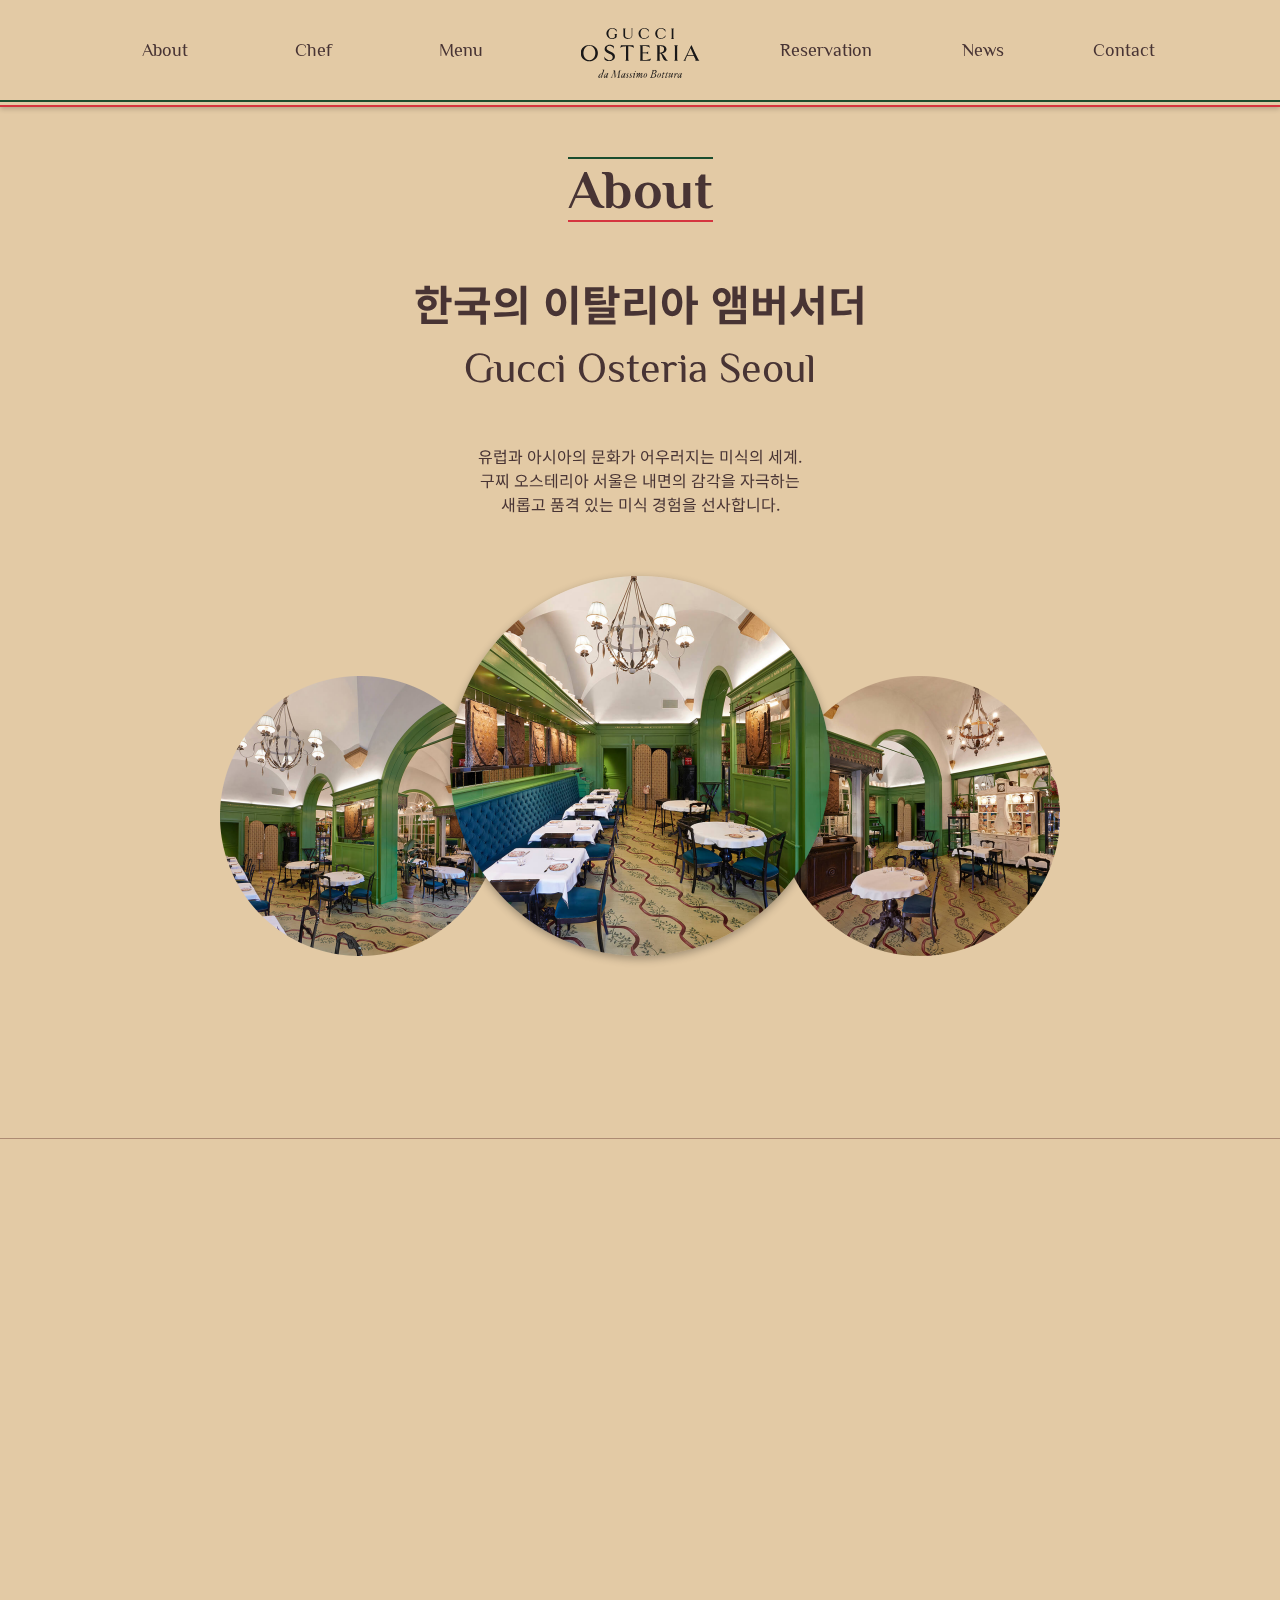
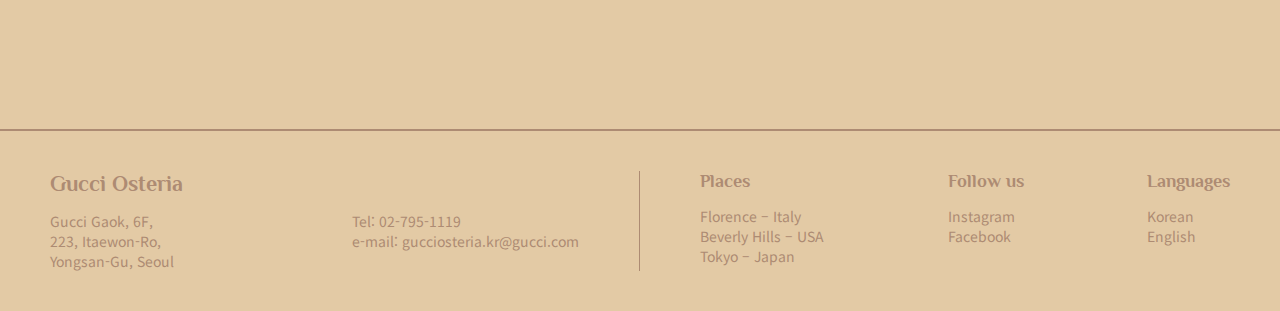
<file: about.html>
<!DOCTYPE html>
<html lang="ko">
<head>
   <meta charset="UTF-8">
   <meta http-equiv="X-UA-Compatible" content="IE=edge">
   <meta name="viewport" content="width=device-width, initial-scale=1.0">
   <title>ABOUT</title>
   <link href="https://fonts.googleapis.com/css2?family=Noto+Sans+KR:wght@300;400;500;700&family=Philosopher:wght@400;700&display=swap" rel="stylesheet">
   <link href="https://unpkg.com/aos@2.3.1/dist/aos.css" rel="stylesheet">
   <link rel="stylesheet" href="css/reset.css">
   <link rel="stylesheet" href="css/common.css">
   <link rel="stylesheet" href="css/sub.css">
   <link rel="stylesheet" href="css/res.css">
   <script src="https://code.jquery.com/jquery-3.6.1.min.js"></script>
   <script src="https://unpkg.com/aos@2.3.1/dist/aos.js"></script>
   <script defer src="js/common.js"></script>
</head>
<body>
   <header>
      <div class="inner">
         <h1 class="logo">
            <a href="index.html"><img src="img/logo.svg" alt="구찌 오스테리아"></a>
         </h1>
         <nav>
            <ul class="nav_left">
               <li><a href="about.html">About</a></li>
               <li><a href="#">Chef</a></li>
               <li><a href="#">Menu</a></li>
            </ul>
            <ul class="nav_right">
               <li><a href="#">Reservation</a></li>
               <li><a href="news.html">News</a></li>
               <li><a href="contact.html">Contact</a></li>
            </ul>
         </nav>
         <div class="menu_btn">
            <span></span>
            <span></span>
            <span></span>
         </div>
      </div>
   </header>
   <section id="about_sec1">
      <div class="inner">
         <div class="sub_title">
            <h2 class="en_txt" data-aos="fade-up" data-aos-duration="2000">About</h2>
            <h3 data-aos="fade-up" data-aos-duration="2000">
               한국의 이탈리아 앰버서더<br>
               <span class="en_txt">Gucci Osteria Seoul</span>
            </h3>
         </div>
         <div class="sub_txt" data-aos="fade-up" data-aos-duration="2000">
            <p>
               유럽과 아시아의 문화가 어우러지는 미식의 세계.<br>
               구찌 오스테리아 서울은 내면의 감각을 자극하는 <br>
               새롭고 품격 있는 미식 경험을 선사합니다.
            </p>
         </div>
         <div class="sub_img_wrap" data-aos="fade-up" data-aos-duration="2000" data-aos-delay="500">
            <ul>
               <li><img src="img/about2.png" alt=""></li>
               <li><img src="img/about1.png" alt=""></li>
               <li><img src="img/about3.png" alt=""></li>
            </ul>
         </div>
         <div class="sub_txt" data-aos="fade-up" data-aos-duration="1500">
            <p>
               서울의 중심부에 자리한 컨템포러리 레스토랑 구찌 오스테리아 서울은<br>
               가장 전통적이면서도 대표적인 이탈리아 퀴진에 한국의 고유한 식재료와 조리 기법을 더해<br>
               한 층 더 새로워진 미식 경험을 선사합니다.
            </p>
         </div>
      </div>
   </section>
   <section id="about_sec2">
      <div class="inner">
         <h3 data-aos="fade-up" data-aos-duration="2000">메인 레스토랑</h3>
         <div class="sub_txt" data-aos="fade-up" data-aos-duration="2000">
            <p>
               구찌 오스테리아 피렌체에서 영감을 받은 구찌 오스테리아 서울의 인테리어는<br>
               이탈리아 르네상스의 시대적 요소와 구찌의 미학이 만나 다채로운 조화를 이룹니다.
            </p>
         </div>
         <ul class="sec2_img" data-aos="fade-up" data-aos-duration="2000" data-aos-delay="500">
            <li><img src="img/about_sec2_1.png" alt=""></li>
            <li><img src="img/about_sec2_2.png" alt=""></li>
            <li><img src="img/about_sec2_3.png" alt=""></li>
            <li><img src="img/about_sec2_4.png" alt=""></li>
            <li><img src="img/about_sec2_5.png" alt=""></li>
         </ul>
      </div>
   </section>
   <footer>
      <div class="inner">
         <div class="footer_left">
            <h4 class="en_txt">Gucci Osteria</h4>
            <div class="f_info">
               <div class="adr">
                  <p>Gucci Gaok, 6F,<br>
                     223, Itaewon-Ro,<br>
                     Yongsan-Gu, Seoul</p>
               </div>
               <div class="contact">
                  <p class="tel">Tel: 02-795-1119</p>
                  <p class="email">e-mail: gucciosteria.kr@gucci.com</p>
               </div>
            </div>
         </div>
         <div class="footer_right">
            <div class="places mo_hide">
               <h5 class="en_txt">Places</h5>
               <ul>
                  <li>Florence – Italy</li>
                  <li>Beverly Hills – USA</li>
                  <li>Tokyo – Japan</li>
               </ul>
            </div>
            <div class="sns">
               <h5 class="en_txt">Follow us</h5>
               <ul>
                  <li><a href="#"><span class="mo_hide">Instagram</span> <img src="img/instagram.svg" alt="인스타그램" class="pc_hide"></a></li>
                  <li><a href="#"><span class="mo_hide">Facebook</span> <img src="img/facebook.svg" alt="페이스북" class="pc_hide"></a></li>
               </ul>
            </div>
            <div class="lang mo_hide">
               <h5 class="en_txt">Languages</h5>
               <ul>
                  <li>Korean</li>
                  <li>English</li>
               </ul>
            </div>
         </div>
      </div>
   </footer>
</body>
</html>
</file>
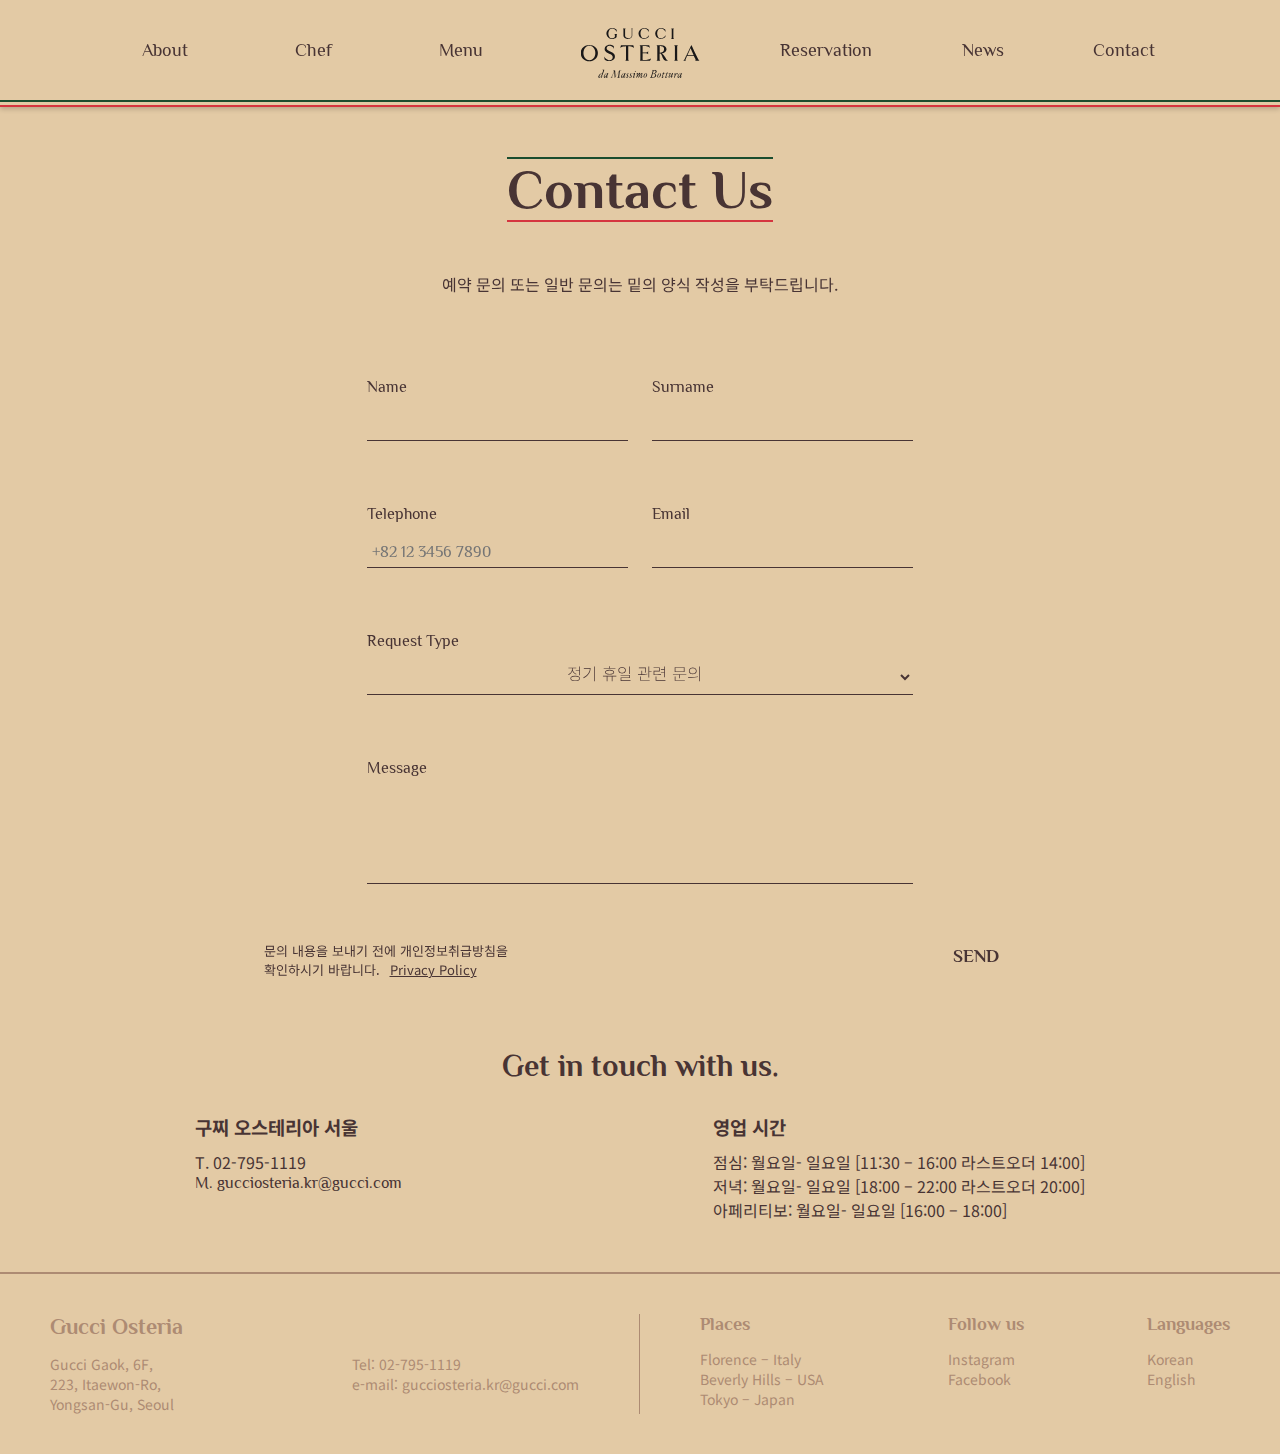
<file: contact.html>
<!DOCTYPE html>
<html lang="ko">
<head>
   <meta charset="UTF-8">
   <meta http-equiv="X-UA-Compatible" content="IE=edge">
   <meta name="viewport" content="width=device-width, initial-scale=1.0">
   <title>CONTACT</title>
   <link href="https://fonts.googleapis.com/css2?family=Noto+Sans+KR:wght@300;400;500;700&family=Philosopher:wght@400;700&display=swap" rel="stylesheet">
   <link href="https://unpkg.com/aos@2.3.1/dist/aos.css" rel="stylesheet">
   <link rel="stylesheet" href="css/reset.css">
   <link rel="stylesheet" href="css/common.css">
   <link rel="stylesheet" href="css/sub.css">
   <link rel="stylesheet" href="css/res.css">
   <script src="https://code.jquery.com/jquery-3.6.1.min.js"></script>
   <script src="https://unpkg.com/aos@2.3.1/dist/aos.js"></script>
   <script defer src="js/common.js"></script>
</head>
<body>
   <header>
      <div class="inner">
         <h1 class="logo">
            <a href="index.html"><img src="img/logo.svg" alt="구찌 오스테리아"></a>
         </h1>
         <nav>
            <ul class="nav_left">
               <li><a href="about.html">About</a></li>
               <li><a href="#">Chef</a></li>
               <li><a href="#">Menu</a></li>
            </ul>
            <ul class="nav_right">
               <li><a href="#">Reservation</a></li>
               <li><a href="news.html">News</a></li>
               <li><a href="contact.html">Contact</a></li>
            </ul>
         </nav>
         <div class="menu_btn">
            <span></span>
            <span></span>
            <span></span>
         </div>
      </div>
   </header>
   <section id="contact">
      <div class="inner">
         <div class="sub_title" data-aos="fade-up" data-aos-duration="2000">
            <h2 class="en_txt">Contact Us</h2>
            <p class="contact_sub_title">예약 문의 또는 일반 문의는 밑의 양식 작성을 부탁드립니다.</p>
         </div>
         <form action="">
            <div class="form_wrap" data-aos="fade-up" data-aos-duration="2000" data-aos-delay="500">
               <div class="full_name">
                  <div class="name1">
                     <label for="name">Name</label>
                     <input type="text" id="name">
                  </div>
                  <div class="name2">
                     <label for="surname">Surname</label>
                     <input type="text" id="surname">
                  </div>
               </div>
               <div class="contact_customer">
                  <div class="phone_num">
                     <label for="tel">Telephone</label>
                     <input type="text" id="tel" placeholder="+82 12 3456 7890">
                  </div>
                  <div class="email_addr">
                     <label for="email">Email</label>
                     <input type="email" name="email" id="email">
                  </div>
               </div>
               <div class="request_sel">
                  <div class="">
                     <label for="request">Request Type</label>
                     <select name="request" id="request">
                        <option value="closingday">정기 휴일 관련 문의</option>
                        <option value="openinghour">영업시간 관련 문의</option>
                        <option value="parking">주차장 관련 문의</option>
                        <option value="rent">대관 관련 문의</option>
                        <option value="media">미디어 촬영 및 게시 관련 문의</option>
                     </select>
                  </div>
               </div>
               <div class="msg">
                  <label for="message">Message</label>
                  <textarea name="message" id="message" cols="30" rows="4" maxlength="500"></textarea>
               </div>
               <div class="privacy_submit">
                  <div class="privacy"><span>문의 내용을 보내기 전에 개인정보취급방침을<br>확인하시기 바랍니다.</span><a href="#">Privacy Policy</a></div>
                  <div class="submit"><input type="submit" value="SEND"></div>
               </div>
            </div>
         </form>
      </div>
   </section>
   <section id="shop_info">
      <div class="inner">
         <h2 class="en_txt">Get in touch with us.</h2>
         <div class="info_wrap">
            <div class="shop">
               <h3>구찌 오스테리아 서울</h3>
               <p>T. 02-795-1119</p>
               <p class="en_txt">M. gucciosteria.kr@gucci.com</p>
            </div>
            <div class="op_hour">
               <h3>영업 시간</h3>
               <p>
                  점심: 월요일- 일요일 [11:30 – 16:00 라스트오더 14:00]<br>
                  저녁: 월요일- 일요일 [18:00 – 22:00 라스트오더 20:00]<br>
                  아페리티보: 월요일- 일요일 [16:00 – 18:00]
               </p>
            </div>
         </div>
      </div>
   </section>
   <footer>
      <div class="inner">
         <div class="footer_left">
            <h4 class="en_txt">Gucci Osteria</h4>
            <div class="f_info">
               <div class="adr">
                  <p>Gucci Gaok, 6F,<br>
                     223, Itaewon-Ro,<br>
                     Yongsan-Gu, Seoul</p>
               </div>
               <div class="contact">
                  <p class="tel">Tel: 02-795-1119</p>
                  <p class="email">e-mail: gucciosteria.kr@gucci.com</p>
               </div>
            </div>
         </div>
         <div class="footer_right">
            <div class="places mo_hide">
               <h5 class="en_txt">Places</h5>
               <ul>
                  <li>Florence – Italy</li>
                  <li>Beverly Hills – USA</li>
                  <li>Tokyo – Japan</li>
               </ul>
            </div>
            <div class="sns">
               <h5 class="en_txt">Follow us</h5>
               <ul>
                  <li><a href="#"><span class="mo_hide">Instagram</span> <img src="img/instagram.svg" alt="인스타그램" class="pc_hide"></a></li>
                  <li><a href="#"><span class="mo_hide">Facebook</span> <img src="img/facebook.svg" alt="페이스북" class="pc_hide"></a></li>
               </ul>
            </div>
            <div class="lang mo_hide">
               <h5 class="en_txt">Languages</h5>
               <ul>
                  <li>Korean</li>
                  <li>English</li>
               </ul>
            </div>
         </div>
      </div>
   </footer>
</body>
</html>
</file>
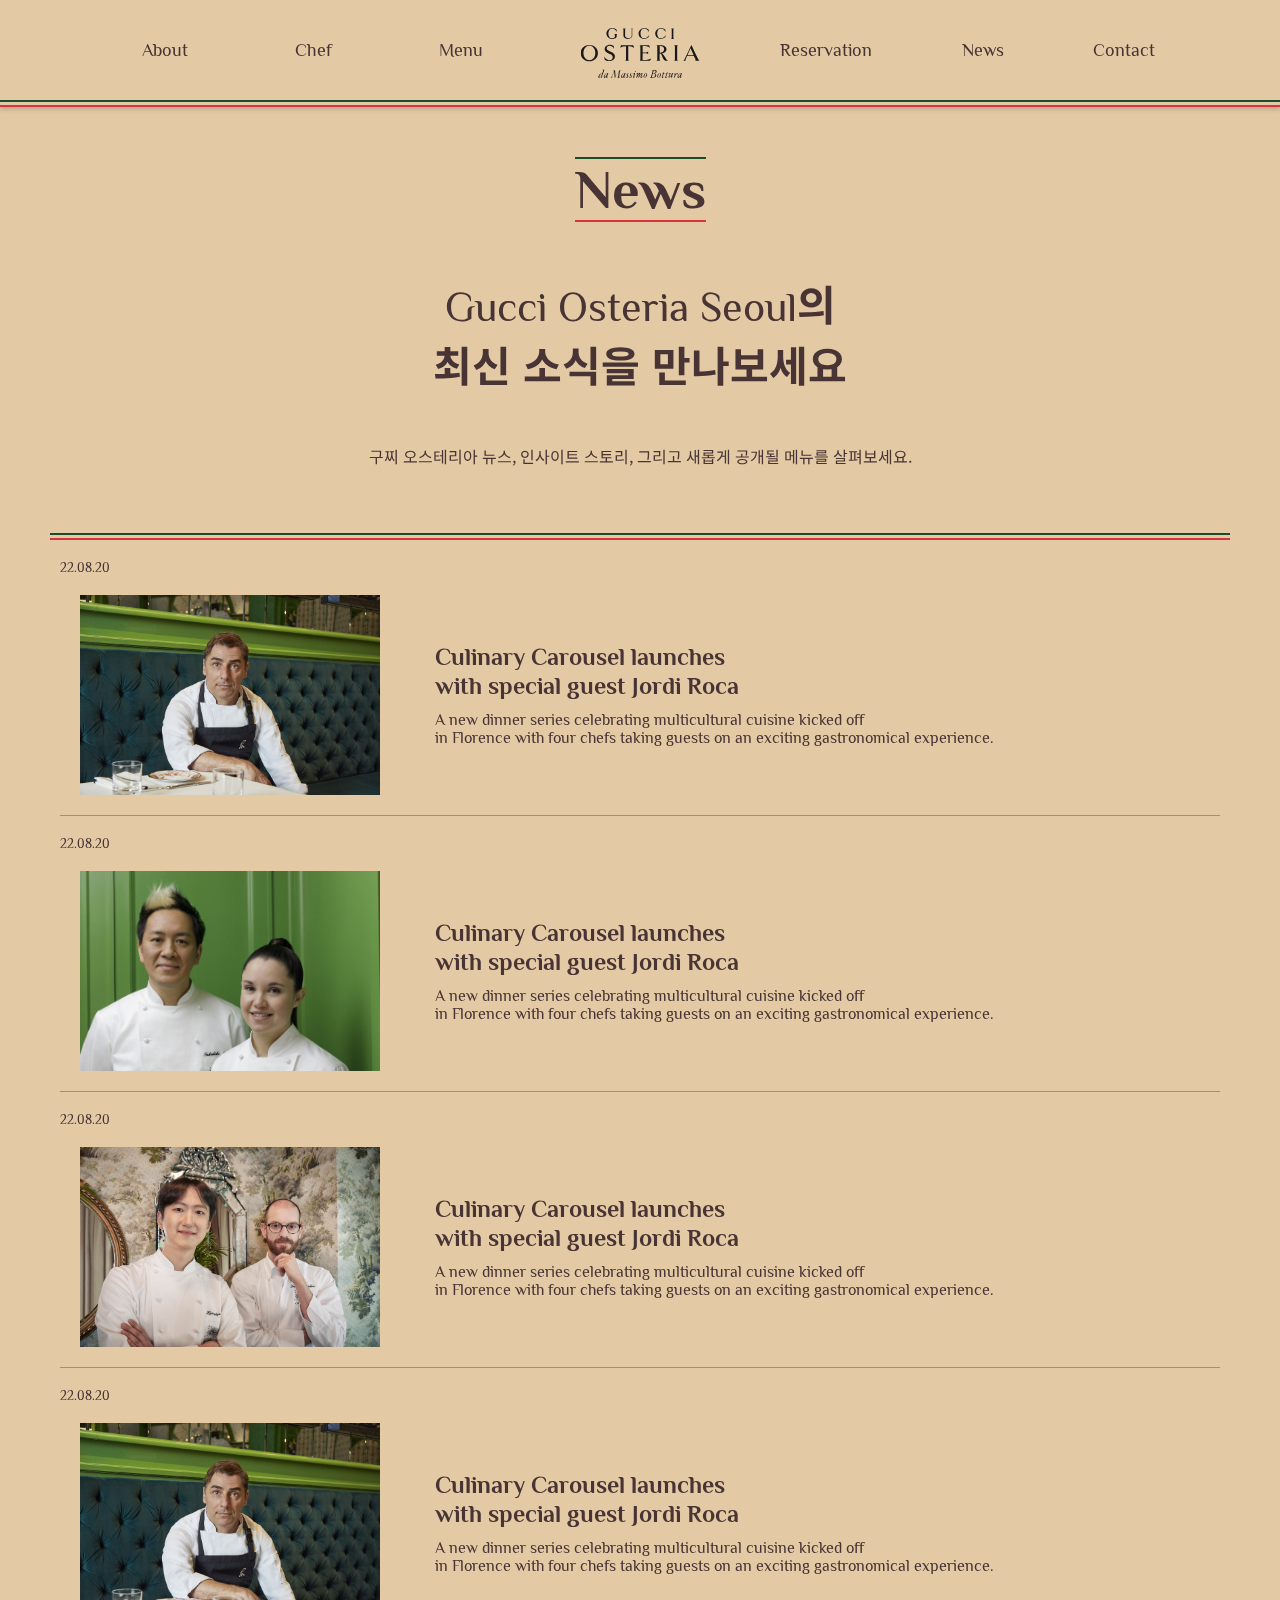
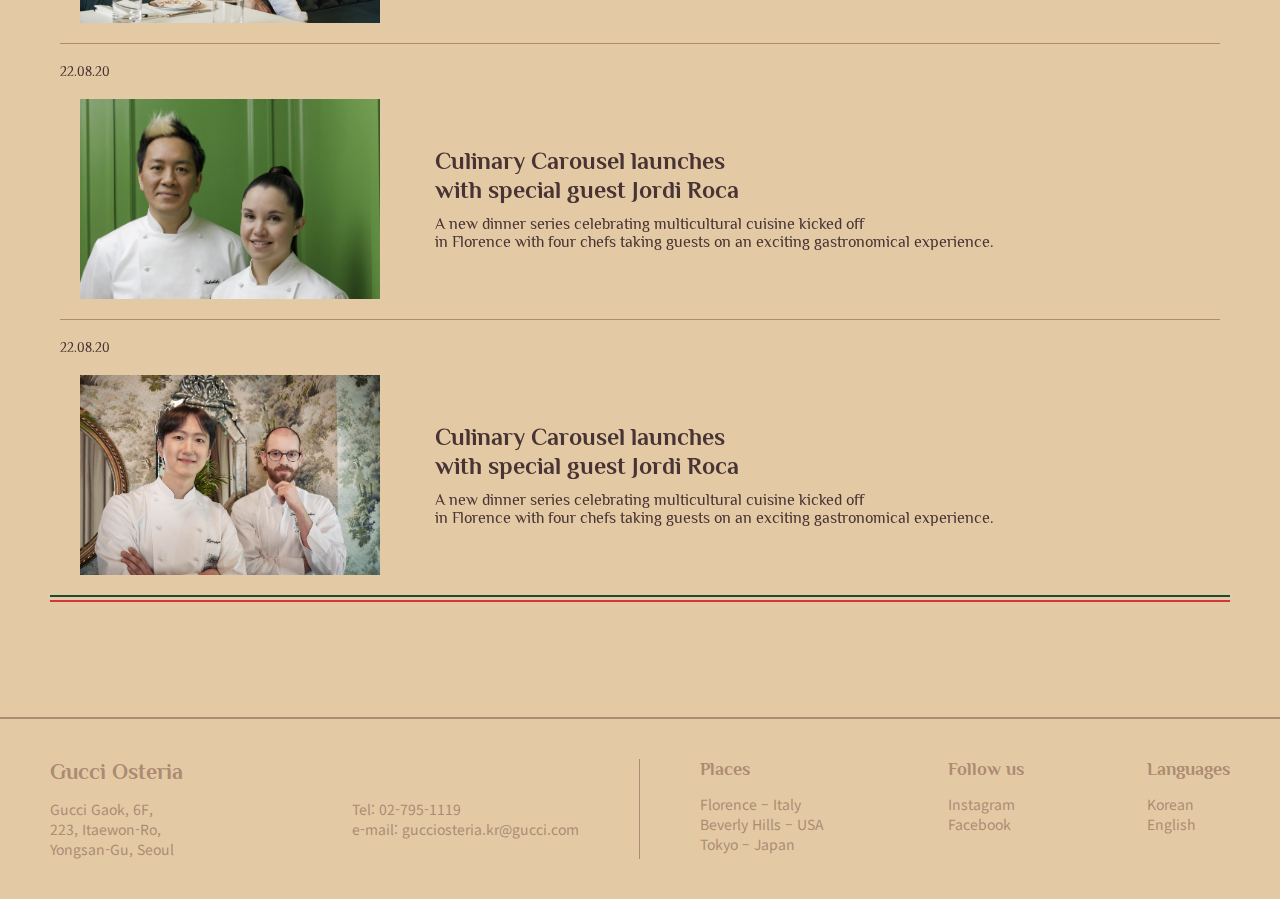
<file: news.html>
<!DOCTYPE html>
<html lang="ko">
<head>
   <meta charset="UTF-8">
   <meta http-equiv="X-UA-Compatible" content="IE=edge">
   <meta name="viewport" content="width=device-width, initial-scale=1.0">
   <title>NEWS</title>
   <link href="https://fonts.googleapis.com/css2?family=Noto+Sans+KR:wght@300;400;500;700&family=Philosopher:wght@400;700&display=swap" rel="stylesheet">
   <link href="https://unpkg.com/aos@2.3.1/dist/aos.css" rel="stylesheet">
   <link rel="stylesheet" href="css/reset.css">
   <link rel="stylesheet" href="css/common.css">
   <link rel="stylesheet" href="css/sub.css">
   <link rel="stylesheet" href="css/res.css">
   <script src="https://code.jquery.com/jquery-3.6.1.min.js"></script>
   <script src="https://unpkg.com/aos@2.3.1/dist/aos.js"></script>
   <script defer src="js/common.js"></script>
</head>
<body>
   <header>
      <div class="inner">
         <h1 class="logo">
            <a href="index.html"><img src="img/logo.svg" alt="구찌 오스테리아"></a>
         </h1>
         <nav>
            <ul class="nav_left">
               <li><a href="about.html">About</a></li>
               <li><a href="#">Chef</a></li>
               <li><a href="#">Menu</a></li>
            </ul>
            <ul class="nav_right">
               <li><a href="#">Reservation</a></li>
               <li><a href="news.html">News</a></li>
               <li><a href="contact.html">Contact</a></li>
            </ul>
         </nav>
         <div class="menu_btn">
            <span></span>
            <span></span>
            <span></span>
         </div>
      </div>
   </header>
   <section id="news_sec1">
      <div class="inner">
         <div class="sub_title">
            <h2 class="en_txt" data-aos="fade-up" data-aos-duration="2000">News</h2>
            <h3 data-aos="fade-up" data-aos-duration="2000" data-aos-delay="500">
               <span class="en_txt">Gucci Osteria Seoul</span>의<br>
               최신 소식을 만나보세요
            </h3>
         </div>
         <div class="sub_txt" data-aos="fade-up" data-aos-duration="2000" data-aos-delay="800">
            <p>
               구찌 오스테리아 뉴스, 인사이트 스토리, 그리고 새롭게 공개될 메뉴를 살펴보세요.
            </p>
         </div>
         <div class="news_wrap">
            <ul class="news_list" data-aos="fade-up" data-aos-duration="2000" data-aos-delay="1000">
               <li><a href="#">
                  <span class="date">22.08.20</span>
                  <span class="news_cont_wrap">
                     <span class="news_img"><img src="img/Gucci_Osteria_Jordi_Roca_Front.jpeg" alt=""></span>
                     <span class="news_txt">
                        <span class="news_title">Culinary Carousel launches<br> with special guest Jordi Roca</span>
                        <span class="news_cont">
                           A new dinner series celebrating multicultural cuisine kicked off<br>in
                           Florence with four chefs taking guests on an exciting gastronomical experience.
                        </span>
                     </span>
                  </span>
               </a></li>
               <li><a href="#">
                  <span class="date">22.08.20</span>
                  <span class="news_cont_wrap">
                     <span class="news_img"><img src="img/Gucci_Osteria_Florence_New_Chef_Taka.jpg" alt=""></span>
                     <span class="news_txt">
                        <span class="news_title">Culinary Carousel launches<br> with special guest Jordi Roca</span>
                        <span class="news_cont">
                           A new dinner series celebrating multicultural cuisine kicked off<br>in
                           Florence with four chefs taking guests on an exciting gastronomical experience.
                        </span>
                     </span>
                  </span>
               </a></li>
               <li><a href="#">
                  <span class="date">22.08.20</span>
                  <span class="news_cont_wrap">
                     <span class="news_img"><img src="img/Gucci_Osteria_Seoul_Chef_QA.jpg" alt=""></span>
                     <span class="news_txt">
                        <span class="news_title">Culinary Carousel launches<br> with special guest Jordi Roca</span>
                        <span class="news_cont">
                           A new dinner series celebrating multicultural cuisine kicked off<br>in
                           Florence with four chefs taking guests on an exciting gastronomical experience.
                        </span>
                     </span>
                  </span>
               </a></li>
               <li><a href="#">
                  <span class="date">22.08.20</span>
                  <span class="news_cont_wrap">
                     <span class="news_img"><img src="img/Gucci_Osteria_Jordi_Roca_Front.jpeg" alt=""></span>
                     <span class="news_txt">
                        <span class="news_title">Culinary Carousel launches<br> with special guest Jordi Roca</span>
                        <span class="news_cont">
                           A new dinner series celebrating multicultural cuisine kicked off<br>in
                           Florence with four chefs taking guests on an exciting gastronomical experience.
                        </span>
                     </span>
                  </span>
               </a></li>
               <li><a href="#">
                  <span class="date">22.08.20</span>
                  <span class="news_cont_wrap">
                     <span class="news_img"><img src="img/Gucci_Osteria_Florence_New_Chef_Taka.jpg" alt=""></span>
                     <span class="news_txt">
                        <span class="news_title">Culinary Carousel launches<br> with special guest Jordi Roca</span>
                        <span class="news_cont">
                           A new dinner series celebrating multicultural cuisine kicked off<br>in
                           Florence with four chefs taking guests on an exciting gastronomical experience.
                        </span>
                     </span>
                  </span>
               </a></li>
               <li><a href="#">
                  <span class="date">22.08.20</span>
                  <span class="news_cont_wrap">
                     <span class="news_img"><img src="img/Gucci_Osteria_Seoul_Chef_QA.jpg" alt=""></span>
                     <span class="news_txt">
                        <span class="news_title">Culinary Carousel launches<br> with special guest Jordi Roca</span>
                        <span class="news_cont">
                           A new dinner series celebrating multicultural cuisine kicked off<br>in
                           Florence with four chefs taking guests on an exciting gastronomical experience.
                        </span>
                     </span>
                  </span>
               </a></li>
            </ul>
         </div>
      </div>
   </section>
   <footer>
      <div class="inner">
         <div class="footer_left">
            <h4 class="en_txt">Gucci Osteria</h4>
            <div class="f_info">
               <div class="adr">
                  <p>Gucci Gaok, 6F,<br>
                     223, Itaewon-Ro,<br>
                     Yongsan-Gu, Seoul</p>
               </div>
               <div class="contact">
                  <p class="tel">Tel: 02-795-1119</p>
                  <p class="email">e-mail: gucciosteria.kr@gucci.com</p>
               </div>
            </div>
         </div>
         <div class="footer_right">
            <div class="places mo_hide">
               <h5 class="en_txt">Places</h5>
               <ul>
                  <li>Florence – Italy</li>
                  <li>Beverly Hills – USA</li>
                  <li>Tokyo – Japan</li>
               </ul>
            </div>
            <div class="sns">
               <h5 class="en_txt">Follow us</h5>
               <ul>
                  <li><a href="#"><span class="mo_hide">Instagram</span> <img src="img/instagram.svg" alt="인스타그램" class="pc_hide"></a></li>
                  <li><a href="#"><span class="mo_hide">Facebook</span> <img src="img/facebook.svg" alt="페이스북" class="pc_hide"></a></li>
               </ul>
            </div>
            <div class="lang mo_hide">
               <h5 class="en_txt">Languages</h5>
               <ul>
                  <li>Korean</li>
                  <li>English</li>
               </ul>
            </div>
         </div>
      </div>
   </footer>
</body>
</html>
</file>
<file: css/common.css>
@charset "UTF-8";
body{
   font-family: 'Noto Sans KR', sans-serif;
   background-color: #E3CAA5;
   color: #483434;
}
section{padding: 50px 0;}

.pc_hide{display: none;}
.inner{
   width: 1200px;margin: 0 auto;
   padding: 0 10px;
   position: relative;
}
.en_txt{
   font-family: 'Philosopher', sans-serif;
}
.sec_title h2{
   font-size: 40px;font-weight: 600;
   padding: 0 0 40px;   
}
.sec_title h3{
   font-size: 15px;
   margin-bottom: 30px;
}
.more{
   display: inline-block;
   margin-top: 20px;
   padding: 5px 10px;
   position: relative;
   overflow: hidden;
}
.more::after{
   content: "";
   width: 100%;height: 100%;
   position: absolute;
   top: 0;left: -100%;
   background-color: #fff;
   background-color: rgb(255, 255, 255,.3);
   z-index: -1;
   transition: all .5s;   
}
.more:hover::after{
   left: 0;
}

.more .more_arrow{margin-left: 10px;transition: all .5s;}
.more:hover .more_arrow{
   margin-left: 20px;
}


/* header */
header{
   font-family: 'Philosopher', sans-serif;
   height: 107px;
   border-bottom: 2px solid #D5353F;
   position: fixed;
   background-color: #E3CAA5;
   width: 100%;z-index: 1000;
   box-shadow: 0 2px 5px rgba(0,0,0,.2);
   transition: .3s;
}
header::after{
   content: "";
   width: 100%;height: 2px;
   position: absolute;
   bottom: 3px;left: 0;
   background-color: #1A4D2E;
}
header .inner{height: 100%;}
.logo{
   position: absolute;
   top: 50%;left: 50%;
   transform: translate(-50%, -50%);
   font-size: 0;
   z-index: 1010;
}
.logo a{display: block;}
.logo a img{
   height: 50px;
   transition: .3s;
}

nav{
   display: flex;
   justify-content: space-between;
   align-items: center;
}
nav ul.nav_left, nav ul.nav_right{
   display: flex;
   width: calc(50% - 65px);
   justify-content: space-evenly;
}
nav ul.nav_left li{

}
nav ul.nav_left li a{

}
nav ul.nav_left li a, nav ul.nav_right li a{
   display: block;
   line-height: 100px;  
   font-size: 18px;
   padding: 0 15px;
}

nav ul.nav_right li{

}
nav ul.nav_right li a{

}

nav li{position: relative;}
nav li::before,nav li::after{
   content:"";
   position: absolute;
   left: 0;
   width: 100%;height: 2px;
   background-color: #1A4D2E;
   transform: scaleX(0);
   transition: all .5s;
}
nav li::before{
   top: 30px;
   transform-origin: left;
}
nav li::after{
   bottom: 30px;
   background-color: #D5353F;
   transform-origin: right;
}
nav li:hover::before, nav li:hover::after{
   transform: scaleX(1);
}

header .menu_btn{
   width: 30px;height: 20px;
   position: absolute;
   right: 25px;top: calc(50% - 10px);
   z-index: 1011;
   cursor: pointer;
   display: none;
}
header .menu_btn span{
   width: 100%;height: 2px;
   background-color: #483434;
   position: absolute;
   transition: width .5s, transform .5s;
}
header .menu_btn span:nth-child(1){
   top: 0;
}
header .menu_btn span:nth-child(2){
   top: 8px;
}
header .menu_btn span:nth-child(3){
   top: 16px;
}


/* footer */

footer{border-top: 2px solid #AD8B73;padding: 40px 0;}
footer .inner{overflow: hidden;}
.footer_left, .footer_right{
   float: left;width: 50%;
   font-size: 14px;color: #AD8B73;
}
.footer_left{
   border-right: 1px solid #AD8B73;
   padding-right: 60px;
}
.f_info{display: flex;justify-content: space-between;}
.footer_right{   
   display: flex;
   justify-content: space-between;
   padding-left: 60px;
}
footer h4{font-size: 22px;margin-bottom: 15px;}
footer h5{font-size: 18px;margin-bottom: 15px;}
</file>
<file: css/sub.css>
@charset "UTF-8";
.sub_title{
   padding: 50px 0;
   font-size: 36px;
   text-align: center;
}
.sub_title h2{
   display: inline-block;
   border-top: 2px solid #1A4D2E;border-bottom: 2px solid #D5353F;
   margin-bottom: 50px;
}
.sub_title h3{}
.sub_title h3 span{font-weight: 400;}
.sub_txt{text-align: center;}
.sub_txt p{}

/* about - section1 */
#about_sec1{
   padding-top: 107px;
   text-align: center;
}
.sub_img_wrap{padding: 60px 0;}
.sub_img_wrap ul{display: flex;align-items: end;justify-content: center;}
.sub_img_wrap ul li{position: relative;}
.sub_img_wrap ul li img{height: 280px;}
.sub_img_wrap ul li:nth-child(1){left: 50px;}
.sub_img_wrap ul li:nth-child(2){z-index: 1;border-radius: 50%;box-shadow: 0 3px 8px rgba(0,0,0,.3);}
.sub_img_wrap ul li:nth-child(3){right: 50px;}
.sub_img_wrap ul li:nth-child(2) img{height: 380px;}

/* about - section2 */
#about_sec2{
   padding: 70px 0;
   border-top: 1px solid #AD8B73;
   text-align: center;
}
#about_sec2 h3{
   font-size: 36px;
   margin-bottom: 50px;
}

.sec2_img{
   display: flex;
   align-items: end;
   justify-content: center;
   padding: 50px 0;
}
.sec2_img li{margin: 0 15px;}
.sec2_img li img{height: 150px;}
.sec2_img li:nth-child(3) img{height: 200px;}


/* NEWS */
#news_sec1{
   padding-top: 107px;
}

.news_list{
   border-top: 2px solid #D5353F;
   border-bottom: 2px solid #1A4D2E;
   padding: 20px 10px;
   position: relative;
}
.news_list::before, .news_list::after{
   content: "";
   position: absolute;
   left: 0;
   width: 100%;height: 2px;
}
.news_list::before{
   background-color: #1A4D2E;
   top: -7px;
}
.news_list::after{
   background-color: #D5353F;
   bottom: -7px;
}
.news_list li{
   padding: 20px 0;
   border-bottom: 1px solid #AD8B73;
   font-family: serif;
   font-family: 'Philosopher', sans-serif;
}
.news_list li:first-child{
   padding: 0 0 20px 0;
}
.news_list li:last-child{
   border-bottom: none;
   padding: 20px 0 0 0;
}
.news_list .date{display: block;margin-bottom: 20px;font-size: 13px;}
.news_wrap{padding: 70px 0;}
.news_cont_wrap{
   display: flex;
   align-items: center;
   padding: 0 20px;
}
.news_img{margin-right: 55px;}
.news_img img{height: 200px;}
.news_title{
   display: block;
   font-size: 24px;
   font-weight: bold;
   line-height: 1.2;
   margin-bottom: 10px;
}

/* contact */
#contact{
   padding-top: 107px;
}


.sub_title .contact_sub_title{
   font-size: 16px;
}

.form_wrap{
   display: flex;
   flex-direction: column;
   align-items: center;
}
.form_wrap>div{margin: 20px 0;}
.full_name,.contact_customer, .privacy_submit{
   display: flex;
}  
.full_name>div,.contact_customer>div,.request_sel>div, .msg{
   padding: 10px;border: 2px solid transparent;
}

#contact label{
   font-family: 'Philosopher', sans-serif;
   display: block;
   padding-bottom: 10px;
   transition: .5s;
}
#contact input{
   background: none;
   border: none;
   font-size: 1.66vw;
   outline: none;
   font-family: 'Philosopher', sans-serif;
   color: #483434;
   border-bottom: 1px solid #483434;
   padding: 5px;
}
#contact input:not([type='submit']){
   min-width: 220px;
}

#contact input::placeholder{
   font-size: 16px;
}
#contact select{
   border: none;
   font-family: 'Noto Sans KR', sans-serif;
   background-color: #E3CAA5;
   font-size: 1.3vw;
   color: #483434;
   outline: none;
   text-align: center;
   font-weight: 200;
   border-bottom: 1px solid #483434;
   padding-bottom: 8px;
   min-width: 220px;width: 100%;
}
#message{
   appearance: none;
   resize: none;
   border: none;
   outline: none;
   width: 100%;
   background-color: #E3CAA5;
   font-size: 1.3vw;color: #483434;
   border-bottom: 1px solid #483434;
   font-family: 'Noto Sans KR', sans-serif;
}

.privacy_submit{
   justify-content: space-around;
   width: 100%;
}
.privacy_submit .privacy{
   font-size: 13px;
}
.privacy_submit .privacy a{
   text-decoration: underline;
   margin-left: 10px;
}
#contact .privacy_submit input{
   border: 0;
   cursor: pointer;
   font-size: 18px;
   font-weight: 700;
}

.privacy_submit .submit{
   position: relative;
   width: 82px;
   text-align: center;
}
.privacy_submit .submit::before{
   content: "";
   position: absolute;
   width: 100%;height: 100%;
   background-color: rgba(255, 255, 255, .3);
   left: calc(50% - 41px);top: calc(50% - 25px);
   z-index: -1;
   transform: scaleY(0);
   transition: .5s;
}
.privacy_submit .submit:hover::before{
   transform: scaleY(1);
}

#shop_info{padding-top: 0;}
#shop_info h2{
   font-size: 30px;
   text-align: center;
   padding: 0 0 30px; 
}
#shop_info .info_wrap{
   display: flex;
   justify-content: space-evenly;
}
.info_wrap h3{
   margin-bottom: 10px;
}
</file>
<file: css/res.css>
@charset "UTF-8";

@media (max-width: 1200px){
   .inner{width: 90%;}
   ul.main_slide{height: 760px;}
   .main_img_wrap img{height: 550px;}
   .main_txt_right{right: 5%;}
   .main_txt_left{left: 5%;}
   ul.intro_list li img{height: 150px;}
   ul.intro_list li:nth-child(3) img{height: 230px;}
   ul.intro_list li{margin: 0 10px;}
}

@media (max-width: 1024px){
   .mo_hide{display: none;}
   .pc_hide{display: block;}
   .inner{width: 95%;}  
   header{height: 77px;}
   .logo a img{height: 30px;}
   nav{
      display: none;
      position: fixed;
      top: 0;left: 0;bottom: 0;right: 0;
      background-color: #E3CAA5;
      z-index: 1001;
      overflow-y: scroll;
   }
   nav ul.nav_left, nav ul.nav_right{
      display: block;
      width: 100%;
      text-align: center;
   }
   nav ul.nav_left{padding-top: 60px;}
   nav li::before,nav li::after{
      display: none;
   }
   nav ul.nav_left li a, nav ul.nav_right li a {
      font-size: 20px;font-weight: 600;
   }
   header .menu_btn{
      display: block;
   }
   header .menu_btn.on span:nth-child(1){
      transform: rotate(45deg);
      top: 8px;
   }
   header .menu_btn.on span:nth-child(2){
      width: 0;
   }
   header .menu_btn.on span:nth-child(3){
      transform: rotate(-45deg);
      top: 8px;
   }
   #main_visual{padding: 77px 0 0 0;}
   ul.main_slide{height: 600px;}
   .main_img_wrap img{height: 380px;}
   .main_txt_left{
      text-align: center;
      top: 25px;left: 50%;
      transform: translate(-50%, 0);
   }
   .main_txt_right{display: none;}

   ul.intro_list li img{height: 120px;}
   ul.intro_list li:nth-child(3) img{height: 190px;}

   #about .right img, #chef .left img{width: 250px;}

   .footer_left{border-right: 0;}
   .footer_right{padding-left: 0;}
   .footer_left, .footer_right{
      float: none;
      width: 100%;
   }
   .sns h5{display: none;}
   .sns ul li{display: inline-block;margin-right: 8px;}
   .sns ul li a img{height: 25px;}
   .f_info{display: block;}
   .contact{padding: 20px 0;}
   /* sub - about */
   #about_sec1{padding-top: 77px;}
   .sub_title{padding-bottom: 35px;}
   .sub_title, #about_sec2 h3{font-size: 30px;}
   .sub_title h2{margin-bottom: 35px;}
   .sub_img_wrap ul li img{height: 230px;}
   .sub_img_wrap ul li:nth-child(2) img{height: 330px;}
   #about_sec2{padding: 50px 0;}
   .sec2_img li {margin: 0 10px;}
   .sec2_img li img {height: 110px;}
   .sec2_img li:nth-child(3) img {height: 160px;}
   /*sub - news */
   #news_sec1{padding-top: 77px;}
   /* sub - contact  */
   #contact{padding-top: 77px;}
   .sub_title .contact_sub_title{font-size: 13px;}
   .full_name,.contact_customer, .privacy_submit{display: block;}
   .privacy_submit .privacy{
      text-align: center;
      font-size: 12px;
   }
   .privacy_submit .submit{
      margin: 20px auto 0;
      border: 1px solid #483434;
   }
   .privacy_submit .submit::before{display: none;}
   #shop_info .info_wrap{
      flex-direction: column;
      row-gap: 20px;
      align-items: center;
   }
}
@media (max-width: 768px){
   .inner{width: 100%;}
   .main_img_wrap img{width: 300px;}
   .main_txt_left h2{font-size: 28px;}
   .main_txt_left{top: 15%;}
   ul.intro_list li:first-child,ul.intro_list li:last-child{display: none;}
   #intro p{font-size: 14px;}
   .sec_txt{font-size: 14px;}
   ul.intro_list li{margin: 0 5px;}
   ul.intro_list li img{height: 100px;}
   ul.intro_list li:nth-child(3) img{height: 130px;}

   #about .right img, #chef .left img{display: none;}
   section .content_wrap{display: block;}
   /* sub - about */
   .sub_title, #about_sec2 h3{font-size: 26px;}
   .sub_txt{font-size: 14px;}
   .sub_img_wrap ul li img{height: 150px;}
   .sub_img_wrap ul li:nth-child(2) img{height: 250px;}
   .sec2_img li {margin: 0 5px;}
   .sec2_img li:first-child img, .sec2_img li:last-child img {display: none;}
   /* sub - news */
   .news_cont{display: none;}
   .news_title{font-size: 20px;}
   .news_img img{height: 130px;}
   /* sub - contact */
   #contact input, #contact select, #message{
      font-size: 16px;
   }
   .info_wrap>div p{
      font-size: 13px;
   }
}
@media (max-width: 480px){
   .sub_title, #about_sec2 h3{font-size: 24px;}
   .sub_txt{font-size: 12px;}
   .sub_img_wrap ul li img{height: 120px;}
   .sub_img_wrap ul li:nth-child(2) img{height: 200px;}
   .sec2_img li img {height: 80px;}
   .sec2_img li:nth-child(3) img {height: 130px;}
   /* sub - news */
   .news_list li{padding: 10px 0;}
   .news_cont_wrap{padding: 0 10px;}
   .news_title{font-size: 16px;}
   .news_list .date{margin-bottom: 10px;}
   .news_img{margin-right: 30px;}
   .news_img img{height: 100px;}
}
@media (max-width: 360px){
   ul.intro_list li img{height: 80px;}
   .news_img img{height: 90px;}
   .news_title{line-height: 1;}
}
</file>
